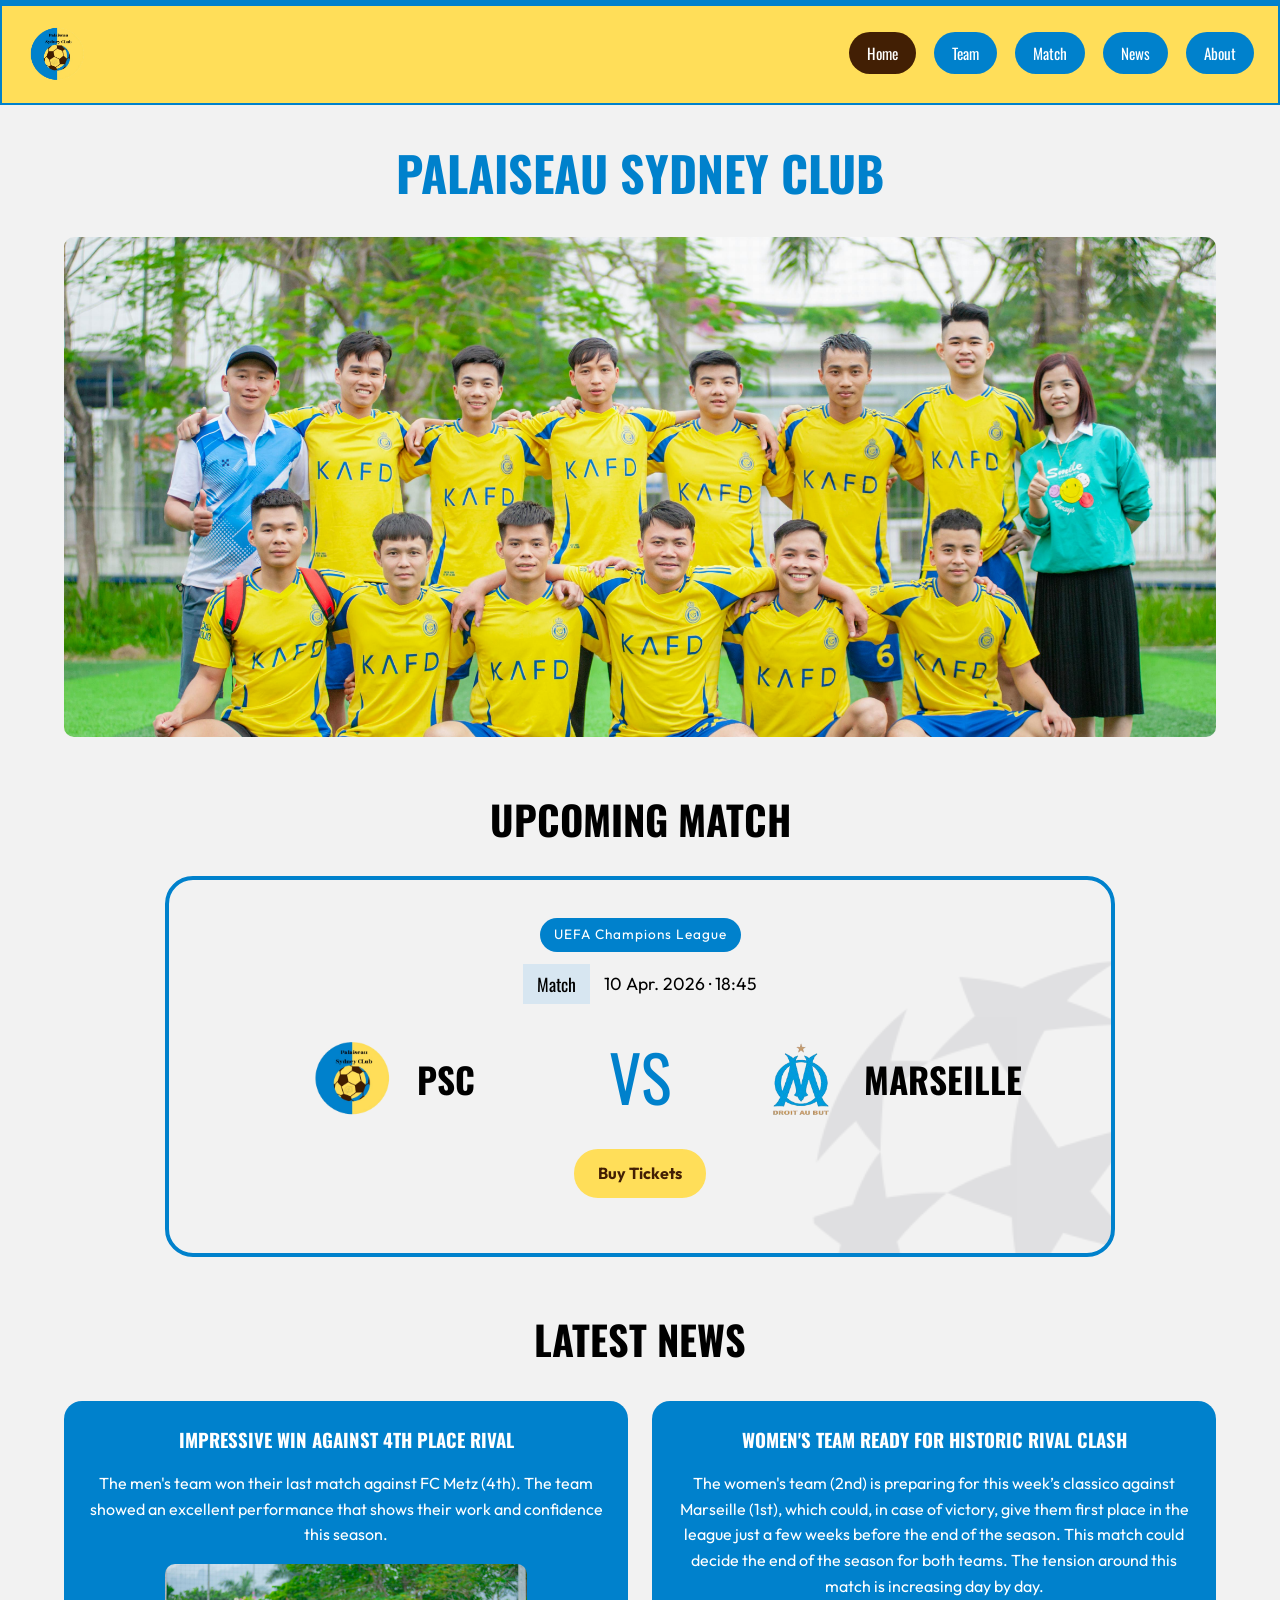
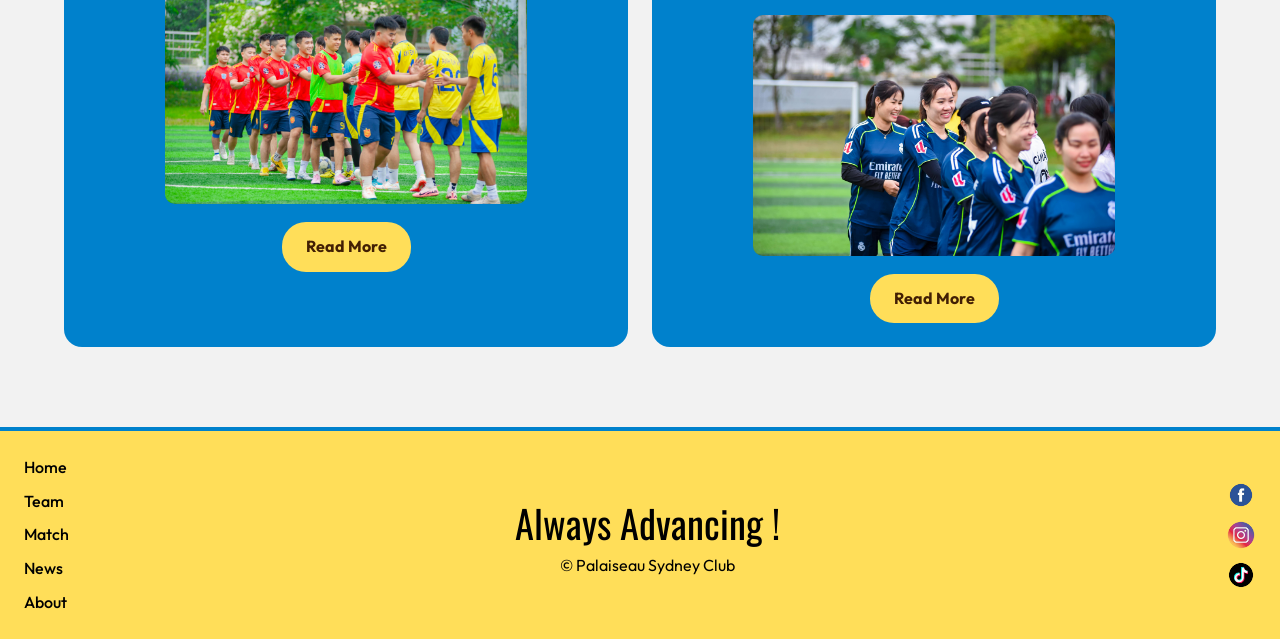
<file: index.html>
<!-- Only Home, Team, Women's Team, and About pages are functional --><!DOCTYPE html>
<html lang="en">
<head>
  <meta charset="UTF-8">
  <meta name="viewport" content="width=device-width, initial-scale=1.0">
  <title>Palaiseau Sydney Club | Home</title>
  <link rel="preconnect" href="https://fonts.googleapis.com">
  <link rel="preconnect" href="https://fonts.gstatic.com" crossorigin>
  <link href="https://fonts.googleapis.com/css2?family=Oswald:wght@400;500;600;700&family=Outfit:wght@300;400;500;600&display=swap" rel="stylesheet">
  <link rel="stylesheet" href="style.css">
</head>
<body id="home-page">
  <header class="site-header">
    <nav class="top-bar">
      <a href="index.html">
        <img src="images/Home_page/logo.png" alt="Palaiseau Sydney Club logo" class="logo">
      </a>

      <ul class="desktop-nav">
        <li><a class="active" href="index.html">Home</a></li>
        <li class="dropdown">
          <a href="team.html">Team</a>
          <ul class="dropdown-menu">
            <li><a href="#" onclick="return false;">Men's Team</a></li>
            <li><a href="womens-team.html">Women's Team</a></li>
          </ul>
        </li>
        <li><a href="#" onclick="return false;">Match</a></li>
        <li><a href="#" onclick="return false;">News</a></li>
        <li><a href="about.html">About</a></li>
      </ul>
    </nav>
  </header>

  <main>
    <section class="page-title">
      <h1>Palaiseau Sydney Club</h1>
    </section>

    <div class="hero">
      <img src="images/Home_page/Hero_Home.jpg" alt="Palaiseau Sydney Club players preparing before a match">
    </div>

    <section class="match-section">
      <h2>Upcoming Match</h2>

      <div class="upcoming-card">
        <img src="images/Home_page/competition.png" alt="Champions League logo" class="competition-bg">
        <p class="match-competition">UEFA Champions League</p>
        <p class="match-meta">
          <span class="match-tag">Match</span>
          <span>10 Apr. 2026 · 18:45</span>
        </p>

        <div class="match-teams">
          <article class="match-team">
            <img src="images/Home_page/logo.png" alt="Palaiseau Sydney Club logo">
            <h3>PSC</h3>
          </article>

          <div class="match-vs">
            <span>VS</span>
          </div>

          <article class="match-team">
            <img src="images/Home_page/marseille_logo.png" alt="Marseille logo">
            <h3>Marseille</h3>
          </article>
        </div>

        <a href="#" class="ticket-button">Buy Tickets</a>
      </div>
    </section>

    <section class="news-section">
      <h2>Latest News</h2>

      <div class="news-grid">
        <article class="news-card">
          <h3>Impressive Win Against 4th Place Rival</h3>
          <p>
            The men's team won their last match against FC Metz (4th).
            The team showed an excellent performance that shows their work and confidence this season.
          </p>
          <img src="images/Home_page/news-1.jpg" alt="Players training together on the field">
          <a href="#" class="button">Read More</a>
        </article>

        <article class="news-card">
          <h3>Women's Team Ready for Historic Rival Clash</h3>
          <p>
            The women's team (2nd) is preparing for this week’s classico against Marseille (1st), which could, in case of victory, give them first place in the league just a few weeks before the end of the season.
            This match could decide the end of the season for both teams.
            The tension around this match is increasing day by day.
          </p>
          <img src="images/Home_page/news-2.jpg" alt="Team and supporters during a community event">
          <a href="#" class="button">Read More</a>
        </article>
      </div>
    </section>
  </main>

  <footer class="site-footer">
    <nav class="footer-links">
      <a href="index.html">Home</a>
      <a href="team.html">Team</a>
      <a href="#" onclick="return false;">Match</a>
      <a href="#" onclick="return false;">News</a>
      <a href="about.html">About</a>
    </nav>

    <div class="footer-slogan">
      <p>Always Advancing !</p>
      <p class="copyright">&copy; Palaiseau Sydney Club</p>
    </div>

    <nav class="social-media">
      <a href="#"><img src="images/Social_media/facebook.png" alt="Facebook"></a>
      <a href="#"><img src="images/Social_media/instagram.png" alt="Instagram"></a>
      <a href="#"><img src="images/Social_media/tiktok.png" alt="TikTok"></a>
    </nav>
  </footer>
</body>
</html>
</file>
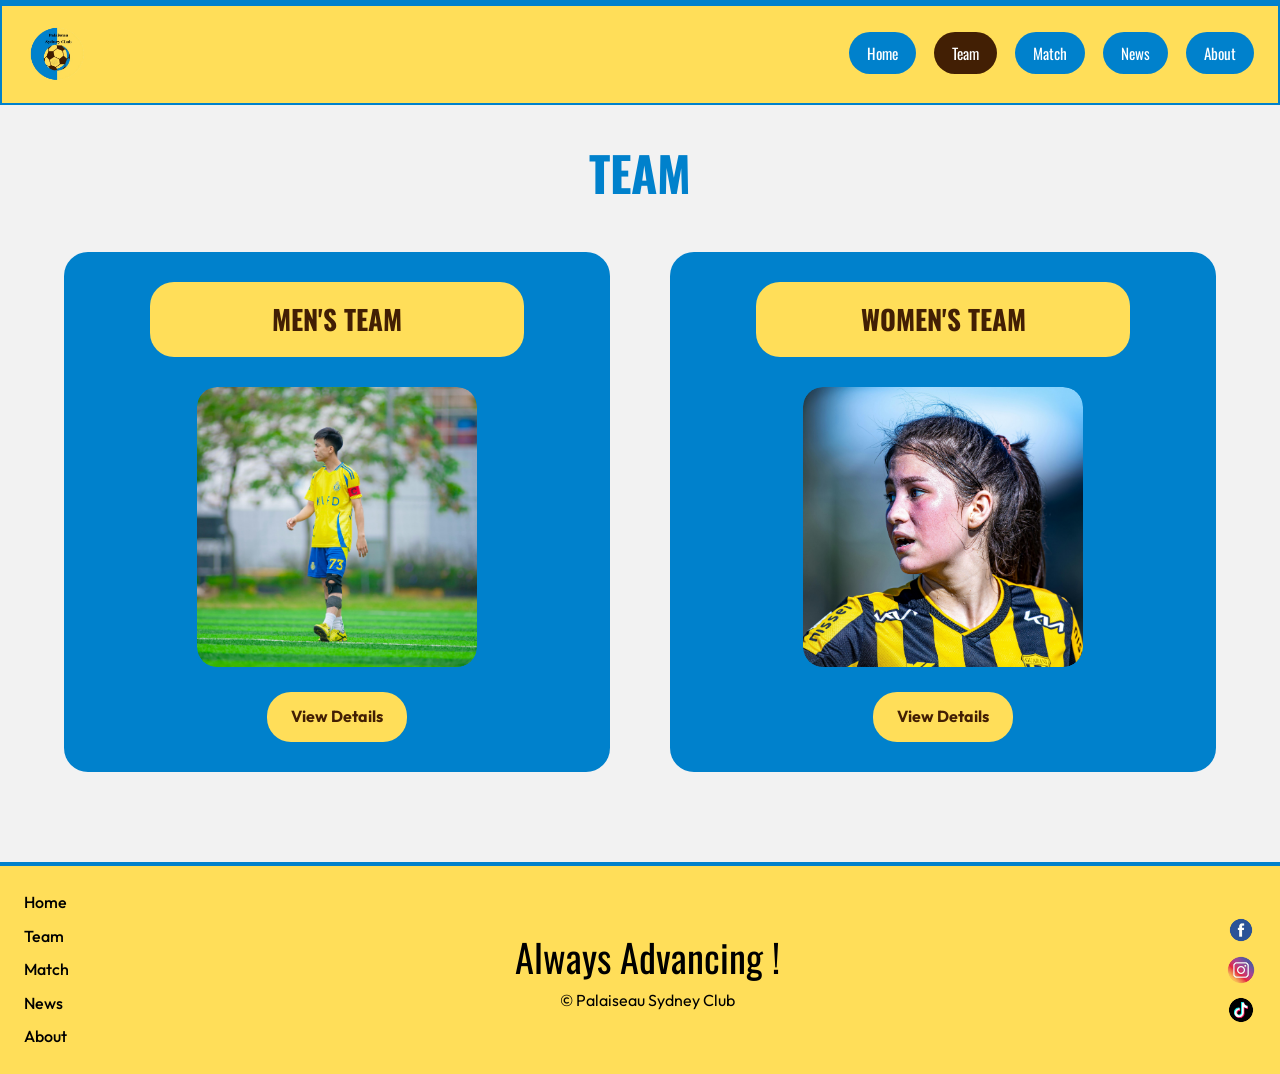
<file: team.html>
<!DOCTYPE html>
<html lang="en">
<head>
  <meta charset="UTF-8">
  <meta name="viewport" content="width=device-width, initial-scale=1.0">
  <title>Palaiseau Sydney Club | Team</title>
  <link rel="preconnect" href="https://fonts.googleapis.com">
  <link rel="preconnect" href="https://fonts.gstatic.com" crossorigin>
  <link href="https://fonts.googleapis.com/css2?family=Oswald:wght@400;500;600;700&family=Outfit:wght@300;400;500;600&display=swap" rel="stylesheet">
  <link rel="stylesheet" href="style.css">
</head>
<body id="team-page">
  <header class="site-header">
    <nav class="top-bar">
      <a href="index.html">
        <img src="images/Home_page/logo.png" alt="Palaiseau Sydney Club logo" class="logo">
      </a>

      <ul class="desktop-nav">
        <li><a href="index.html">Home</a></li>
        <li class="dropdown">
          <a class="active" href="team.html">Team</a>
          <ul class="dropdown-menu">
            <li><a href="#" onclick="return false;">Men's Team</a></li>
            <li><a href="womens-team.html">Women's Team</a></li>
          </ul>
        </li>
        <li><a href="#" onclick="return false;">Match</a></li>
        <li><a href="#" onclick="return false;">News</a></li>
        <li><a href="about.html">About</a></li>
      </ul>
    </nav>
  </header>

  <main>
    <section class="page-title">
      <h1>Team</h1>
    </section>

    <div class="team-selection">
      <div class="team-selection-card">
        <section class="team-selection-title">
          <h2>Men's Team</h2>
        </section>

        <div class="team-selection-image">
          <img src="images/Teams_page/captain_H.jpg" alt="Men's team captain">
        </div>

        <a href="#" onclick="return false;" class="team-selection-button">View Details</a>
      </div>

      <div class="team-selection-card">
        <section class="team-selection-title">
          <h2>Women's Team</h2>
        </section>

        <div class="team-selection-image">
          <img src="images/Teams_page/captain_F.jpg" alt="Women's team captain">
        </div>

        <a href="womens-team.html" class="team-selection-button">View Details</a>
      </div>
    </div>
  </main>

  <footer class="site-footer">
    <nav class="footer-links">
      <a href="index.html">Home</a>
      <a href="team.html">Team</a>
      <a href="#" onclick="return false;">Match</a>
      <a href="#" onclick="return false;">News</a>
      <a href="about.html">About</a>
    </nav>

    <div class="footer-slogan">
      <p>Always Advancing !</p>
      <p class="copyright">&copy; Palaiseau Sydney Club</p>
    </div>

    <nav class="social-media">
      <a href="#"><img src="images/Social_media/facebook.png" alt="Facebook"></a>
      <a href="#"><img src="images/Social_media/instagram.png" alt="Instagram"></a>
      <a href="#"><img src="images/Social_media/tiktok.png" alt="TikTok"></a>
    </nav>
  </footer>
</body>
</html>
</file>
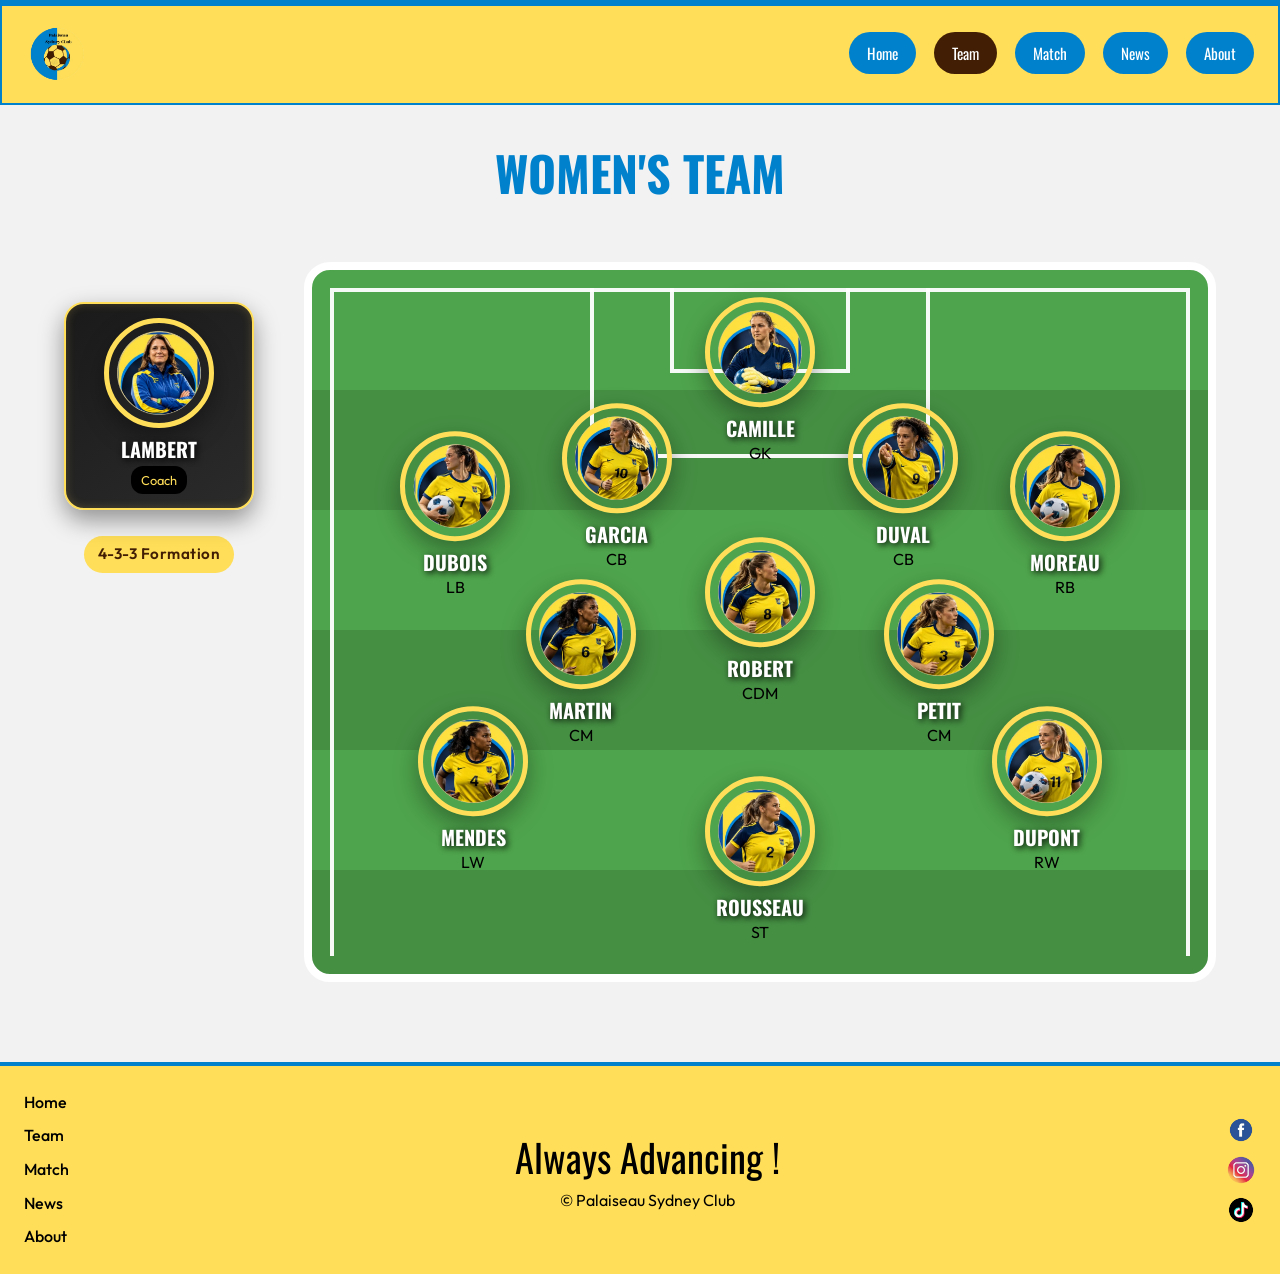
<file: womens-team.html>
<!DOCTYPE html>
<html lang="en">
<head>
  <meta charset="UTF-8">
  <meta name="viewport" content="width=device-width, initial-scale=1.0">
  <title>Palaiseau Sydney Club | Women's Team</title>
  <link rel="preconnect" href="https://fonts.googleapis.com">
  <link rel="preconnect" href="https://fonts.gstatic.com" crossorigin>
  <link href="https://fonts.googleapis.com/css2?family=Oswald:wght@400;500;600;700&family=Outfit:wght@300;400;500;600&display=swap" rel="stylesheet">
  <link rel="stylesheet" href="style.css">
</head>
<body id="womens-team-page">
  <header class="site-header">
    <nav class="top-bar">
      <a href="index.html">
        <img src="images/Home_page/logo.png" alt="Palaiseau Sydney Club logo" class="logo">
      </a>

      <ul class="desktop-nav">
        <li><a href="index.html">Home</a></li>
        <li class="dropdown">
          <a class="active" href="team.html">Team</a>
          <ul class="dropdown-menu">
            <li><a href="#" onclick="return false;">Men's Team</a></li>
            <li><a href="womens-team.html">Women's Team</a></li>
          </ul>
        </li>
        <li><a href="#" onclick="return false;">Match</a></li>
        <li><a href="#" onclick="return false;">News</a></li>
        <li><a href="about.html">About</a></li>
      </ul>
    </nav>
  </header>

  <main>
    <section class="page-title">
      <h1>Women's Team</h1>
    </section>

    <section class="formation-section">
      <div class="formation-pitch half-pitch">
        <div class="pitch-box-top"></div>
        <div class="pitch-small-box-top"></div>

        <article class="pitch-player goalkeeper" onclick="openCard('camille-card')">
          <img src="images/Women's_team_page/player1.png" alt="Camille">
          <h2>Camille</h2>
          <p>GK</p>
        </article>

        <article class="pitch-player left-back" onclick="openCard('dubois-card')">
          <img src="images/Women's_team_page/player2.png" alt="Dubois">
          <h2>Dubois</h2>
          <p>LB</p>
        </article>

        <article class="pitch-player centre-back-1" onclick="openCard('garcia-card')">
          <img src="images/Women's_team_page/player3.png" alt="Garcia">
          <h2>Garcia</h2>
          <p>CB</p>
        </article>

        <article class="pitch-player centre-back-2" onclick="openCard('duval-card')">
          <img src="images/Women's_team_page/player4.png" alt="Duval">
          <h2>Duval</h2>
          <p>CB</p>
        </article>

        <article class="pitch-player right-back" onclick="openCard('moreau-card')">
          <img src="images/Women's_team_page/player5.png" alt="Moreau">
          <h2>Moreau</h2>
          <p>RB</p>
        </article>

        <article class="pitch-player midfielder-1" onclick="openCard('robert-card')">
          <img src="images/Women's_team_page/player6.png" alt="Robert">
          <h2>Robert</h2>
          <p>CDM</p>
        </article>

        <article class="pitch-player midfielder-2" onclick="openCard('martin-card')">
          <img src="images/Women's_team_page/player7.png" alt="Martin">
          <h2>Martin</h2>
          <p>CM</p>
        </article>

        <article class="pitch-player midfielder-3" onclick="openCard('petit-card')">
          <img src="images/Women's_team_page/player8.png" alt="Petit">
          <h2>Petit</h2>
          <p>CM</p>
        </article>

        <article class="pitch-player left-wing" onclick="openCard('mendes-card')">
          <img src="images/Women's_team_page/player9.png" alt="Mendes">
          <h2>Mendes</h2>
          <p>LW</p>
        </article>

        <article class="pitch-player striker" onclick="openCard('rousseau-card')">
          <img src="images/Women's_team_page/player10.png" alt="Rousseau">
          <h2>Rousseau</h2>
          <p>ST</p>
        </article>

        <article class="pitch-player right-wing" onclick="openCard('dupont-card')">
          <img src="images/Women's_team_page/player11.png" alt="Dupont">
          <h2>Dupont</h2>
          <p>RW</p>
        </article>
      </div>

      <div class="coach-container">
        <div class="pitch-player coach">
          <img src="images/Women's_team_page/coach.png" alt="Coach Lambert">
          <h2>Lambert</h2>
          <p>Coach</p>
        </div>

        <p class="formation-subtitle">4-3-3 Formation</p>
      </div>
    </section>

    <div class="card-overlay" id="card-overlay" onclick="closeAllCards()"></div>

    <div class="player-cards-container">
      <article class="fut-card" id="camille-card">
        <button class="close-card" onclick="closeCard('camille-card')">×</button>
        <p class="card-position">GK</p>
        <img src="images/Women's_team_page/player1.png" alt="Camille" class="fut-player-img">
        <h3>Camille</h3>
        <p>Nationality: 🇫🇷 France</p>
        <p>Age: 27</p>
        <p>The Cat, on her line one of the best goalkeepers with excellent game vision.</p>
      </article>

      <article class="fut-card" id="dubois-card">
        <button class="close-card" onclick="closeCard('dubois-card')">×</button>
        <p class="card-position">LB</p>
        <img src="images/Women's_team_page/player2.png" alt="Dubois" class="fut-player-img">
        <h3>Dubois</h3>
        <p>Nationality: 🇫🇷 France</p>
        <p>Age: 25</p>
        <p>The Rocket, fast, technical, full of stamina, she never stops.</p>
      </article>

      <article class="fut-card" id="garcia-card">
        <button class="close-card" onclick="closeCard('garcia-card')">×</button>
        <p class="card-position">CB</p>
        <img src="images/Women's_team_page/player3.png" alt="Garcia" class="fut-player-img">
        <h3>Garcia</h3>
        <p>Nationality: 🇪🇸 Spain</p>
        <p>Age: 28</p>
        <p>The Pillar, excellent vision of the game with outstanding anticipation.</p>
      </article>

      <article class="fut-card" id="duval-card">
        <button class="close-card" onclick="closeCard('duval-card')">×</button>
        <p class="card-position">CB</p>
        <img src="images/Women's_team_page/player4.png" alt="Duval" class="fut-player-img">
        <h3>Duval</h3>
        <p>Nationality: 🇫🇷 France</p>
        <p>Age: 26</p>
        <p>The Captain, strong, a true leader with an unbreakable defense.</p>
      </article>

      <article class="fut-card" id="moreau-card">
        <button class="close-card" onclick="closeCard('moreau-card')">×</button>
        <p class="card-position">RB</p>
        <img src="images/Women's_team_page/player5.png" alt="Moreau" class="fut-player-img">
        <h3>Moreau</h3>
        <p>Nationality: 🇫🇷 France</p>
        <p>Age: 24</p>
        <p>The Jet of the team, versatile both offensively and defensively.</p>
      </article>

      <article class="fut-card" id="robert-card">
        <button class="close-card" onclick="closeCard('robert-card')">×</button>
        <p class="card-position">CDM</p>
        <img src="images/Women's_team_page/player6.png" alt="Robert" class="fut-player-img">
        <h3>Robert</h3>
        <p>Nationality: 🇫🇷 France</p>
        <p>Age: 27</p>
        <p>El Maestro, the conductor, elegance, control, and precision.</p>
      </article>

      <article class="fut-card" id="martin-card">
        <button class="close-card" onclick="closeCard('martin-card')">×</button>
        <p class="card-position">CM</p>
        <img src="images/Women's_team_page/player7.png" alt="Martin" class="fut-player-img">
        <h3>Martin</h3>
        <p>Nationality: 🇩🇪 Germany</p>
        <p>Age: 25</p>
        <p>The Leonardo da Vinci, creative and highly technical.</p>
      </article>

      <article class="fut-card" id="petit-card">
        <button class="close-card" onclick="closeCard('petit-card')">×</button>
        <p class="card-position">CM</p>
        <img src="images/Women's_team_page/player8.png" alt="Petit" class="fut-player-img">
        <h3>Petit</h3>
        <p>Nationality: 🇫🇷 France</p>
        <p>Age: 24</p>
        <p>The Tireless, a box-to-box midfielder with a very high work rate.</p>
      </article>

      <article class="fut-card" id="mendes-card">
        <button class="close-card" onclick="closeCard('mendes-card')">×</button>
        <p class="card-position">LW</p>
        <img src="images/Women's_team_page/player9.png" alt="Mendes" class="fut-player-img">
        <h3>Mendes</h3>
        <p>Nationality: 🇧🇷 Brazil</p>
        <p>Age: 24</p>
        <p>Joga Bonito at its peak, pure football and technical creativity.</p>
      </article>

      <article class="fut-card" id="rousseau-card">
        <button class="close-card" onclick="closeCard('rousseau-card')">×</button>
        <p class="card-position">ST</p>
        <img src="images/Women's_team_page/player10.png" alt="Rousseau" class="fut-player-img">
        <h3>Rousseau</h3>
        <p>Nationality: 🇫🇷 France</p>
        <p>Age: 26</p>
        <p>The Fox in the box, whether facing or with her back to goal, she scores.</p>
      </article>

      <article class="fut-card" id="dupont-card">
        <button class="close-card" onclick="closeCard('dupont-card')">×</button>
        <p class="card-position">RW</p>
        <img src="images/Women's_team_page/player11.png" alt="Dupont" class="fut-player-img">
        <h3>Dupont</h3>
        <p>Nationality: 🇺🇸 USA</p>
        <p>Age: 18</p>
        <p>Explosive youth, fast and impactful.</p>
      </article>
    </div>
  </main>

  <footer class="site-footer">
    <nav class="footer-links">
      <a href="index.html">Home</a>
      <a href="team.html">Team</a>
      <a href="#" onclick="return false;">Match</a>
      <a href="#" onclick="return false;">News</a>
      <a href="about.html">About</a>
    </nav>

    <div class="footer-slogan">
      <p>Always Advancing !</p>
      <p>&copy; Palaiseau Sydney Club</p>
    </div>

    <nav class="social-media">
      <a href="#"><img src="images/Social_media/facebook.png" alt="Facebook"></a>
      <a href="#"><img src="images/Social_media/instagram.png" alt="Instagram"></a>
      <a href="#"><img src="images/Social_media/tiktok.png" alt="TikTok"></a>
    </nav>
  </footer>

  <script>
    function openCard(cardId) {
      const allCards = document.querySelectorAll(".fut-card");
      allCards.forEach(card => card.classList.remove("show"));
      document.getElementById("card-overlay").classList.add("show-overlay");
      document.getElementById(cardId).classList.add("show");
    }

    function closeCard(cardId) {
      document.getElementById(cardId).classList.remove("show");
      document.getElementById("card-overlay").classList.remove("show-overlay");
    }

    function closeAllCards() {
      const allCards = document.querySelectorAll(".fut-card");
      allCards.forEach(card => card.classList.remove("show"));
      document.getElementById("card-overlay").classList.remove("show-overlay");
    }
  </script>
</body>
</html>
</file>
<file: style.css>
/* ===== RESET ===== */
* {
  box-sizing: border-box;
  margin: 0;
  padding: 0;
}

body {
  background-color: #f2f2f2;
  color: #000000;
  font-family: "Outfit", sans-serif;
  line-height: 1.6;
}

img {
  width: 100%;
  display: block;
  border-radius: 10px;
}

a {
  text-decoration: none;
}

ul {
  list-style: none;
}

h1,
h2,
h3 {
  font-family: "Oswald", sans-serif;
  text-transform: uppercase;
}

main {
  width: 90%;
  max-width: 1200px;
  margin: 0 auto;
  padding: 30px 0;
}

/* ===== HEADER ===== */
.site-header {
  border-top: 4px solid #0081cc;
  position: relative;
  z-index: 1000;
}

.top-bar {
  background-color: #ffde59;
  border: 2px solid #0081cc;
  display: flex;
  justify-content: space-between;
  align-items: center;
  padding: 16px 24px;
  position: relative;
  z-index: 1100;
}

.logo {
  width: 65px;
  height: 65px;
  object-fit: contain;
}

.desktop-nav {
  display: flex;
  gap: 18px;
  align-items: center;
}

.desktop-nav > li > a {
  font-family: "Oswald", sans-serif;
  background-color: #0081cc;
  color: #ffffff;
  padding: 10px 18px;
  border-radius: 22px;
  font-size: 0.95rem;
}

.desktop-nav > li > a:hover,
.desktop-nav > li > a.active {
  background-color: #421f04;
}

/* Dropdown */
.dropdown {
  position: relative;
  z-index: 1200;
}

.dropdown-menu {
  display: none;
  position: absolute;
  top: calc(100% + 8px);
  left: 50%;
  transform: translateX(-50%);
  background-color: #ffffff;
  list-style: none;
  padding: 10px 0;
  margin: 0;
  min-width: 180px;
  border: 2px solid #0081cc;
  border-radius: 12px;
  box-shadow: 0 5px 10px rgba(0, 0, 0, 0.1);
  z-index: 1300;
}

.dropdown-menu li {
  padding: 0;
}

.dropdown:hover .dropdown-menu,
.dropdown-menu:hover {
  display: block;
}

/* Dropdown hover */
.dropdown-menu li a {
  display: block;
  width: 100%;
  padding: 14px 20px;
  color: #421f04;
  font-weight: 500;
  background-color: #f2f2f2;
  transition: all 0.2s ease;
}

.dropdown-menu li a:hover {
  width: 92%;
  background-color: #ffde59;
  color: #000;
  transform: translateX(5px);
}

/* ===== PAGE TITLE ===== */
.page-title {
  text-align: center;
  margin-bottom: 25px;
}

/* Page-specific titles */
#home-page .page-title h1,
#team-page .page-title h1,
#womens-team-page .page-title h1,
#about-page .page-title h1 {
  color: #0081cc;
}

.page-title h1 {
  font-size: 3rem;
}

/* ===== HERO ===== */

.hero {
  margin-bottom: 40px;
}

.hero img {
  max-height: 500px;
  object-fit: cover;
}

/* ===== BUTTONS ===== */
.button,
.ticket-button,
.team-selection-button {
  display: inline-block;
  background-color: #ffde59;
  color: #421f04;
  padding: 12px 24px;
  border-radius: 24px;
  font-weight: 700;
}

.button:hover,
.ticket-button:hover,
.team-selection-button:hover {
  background-color: #421f04;
  color: #ffffff;
}

/* ===== HOME: UPCOMING MATCH ===== */
.match-section {
  text-align: center;
  margin: 50px 0;
}

.match-section h2 {
  font-size: 2.5rem;
  margin-bottom: 25px;
}

.match-competition {
  display: inline-block;
  background-color: #0081cc;
  color: #ffffff;
  padding: 6px 14px;
  border-radius: 20px;
  font-size: 0.85rem;
  letter-spacing: 1px;
  margin-bottom: 12px;
}

.upcoming-card {
  position: relative;
  max-width: 950px;
  margin: 0 auto;
  padding: 38px 35px 55px;
  border: 4px solid #0081cc;
  border-radius: 28px;
  background-color: #f2f2f2;
  overflow: hidden;
}

.competition-bg {
  position: absolute;
  right: -200px;
  bottom: -200px;
  width: 500px;
  opacity: 0.08;
  z-index: 1;
  pointer-events: none;
}

.match-meta,
.match-teams,
.ticket-button {
  position: relative;
  z-index: 2;
}

.match-meta {
  display: flex;
  justify-content: center;
  gap: 14px;
  align-items: center;
  margin-bottom: 30px;
  font-size: 1.1rem;
}

.match-tag {
  background-color: #d7e6f1;
  padding: 6px 14px;
  font-family: "Oswald", sans-serif;
}

.match-teams {
  display: grid;
  grid-template-columns: 1fr auto 1fr;
  align-items: center;
  gap: 30px;
  margin-bottom: 25px;
}

.match-team {
  display: flex;
  align-items: center;
  justify-content: center;
  gap: 18px;
}

.match-team img {
  width: 90px;
  height: 90px;
  object-fit: contain;
  border-radius: 0;
}

.match-team h3 {
  font-size: 2.2rem;
}

.match-vs span {
  font-family: "Oswald", sans-serif;
  font-size: 4rem;
  color: #0081cc;
  line-height: 1;
}

/* ===== NEWS ===== */
.news-section {
  margin-bottom: 50px;
}

.news-section h2 {
  text-align: center;
  font-size: 2.5rem;
  margin-bottom: 30px;
}

.news-grid {
  display: grid;
  grid-template-columns: 1fr 1fr;
  gap: 24px;
}

.news-card {
  background-color: #0081cc;
  color: #ffffff;
  padding: 24px;
  border-radius: 18px;
  text-align: center;
  transition: transform 0.3s ease, box-shadow 0.3s ease;
}

.news-card:hover {
  transform: translateY(-10px);
  box-shadow: 0 15px 30px rgba(0, 0, 0, 0.2);
}

.news-card h3 {
  margin-bottom: 16px;
}

.news-card p {
  margin-bottom: 16px;
}

.news-card img {
  width: 70%;
  margin: 14px auto 18px;
  transition: transform 0.4s ease;
}

.news-card:hover img {
  transform: scale(1.05);
}

.news-card .button {
  transition: background 0.3s ease, color 0.3s ease;
}

.news-card:hover .button {
  background-color: #421f04;
  color: #ffffff;
}

/* ===== TEAM PAGE ===== */
.team-selection {
  display: grid;
  grid-template-columns: 1fr 1fr;
  gap: 60px;
  margin: 40px 0 60px;
}

.team-selection-card {
  background-color: #0081cc;
  padding: 30px 24px;
  text-align: center;
  border-radius: 24px;
}

.team-selection-title {
  width: 75%;
  margin: 0 auto 30px;
  padding: 16px;
  background-color: #ffde59;
  color: #421f04;
  border-radius: 24px;
}

.team-selection-title h2 {
  margin: 0;
  font-size: 1.7rem;
}

.team-selection-image {
  width: 280px;
  height: 280px;
  margin: 0 auto 25px;
  overflow: hidden;
  border-radius: 20px;
}

.team-selection-image img {
  width: 100%;
  height: 100%;
  object-fit: cover;
  border-radius: 20px;
}

/* ===== WOMEN'S TEAM ===== */
.coach {
  background: rgba(255, 222, 89, 0.15);
  padding: 10px;
  border-radius: 12px;
}

.coach img {
  border: 4px solid #000000;
  background: #ffde59;
  box-shadow: 0 0 15px #ffde59;
}

.coach h3 {
  font-size: 1.1rem;
  color: #000;
}

.coach p {
  background-color: #000;
  color: #ffde59;
  padding: 4px 10px;
  border-radius: 12px;
  font-size: 0.8rem;
  margin-top: 4px;
}

.tag {
  display: inline-block;
  background-color: #0081cc;
  color: #ffffff;
  padding: 6px 12px;
  border-radius: 12px;
}

.formation-section {
  margin: 50px 0;
  display: flex;
  flex-direction: row-reverse;
  justify-content: center;
  align-items: flex-start;
  gap: 50px;
}

.formation-section h2 {
  font-size: 2.3rem;
  margin-bottom: 30px;
}

.formation-subtitle {
  display: inline-block;
  margin-top: 10px;
  margin-bottom: 0;
  padding: 6px 14px;
  background-color: #ffde59;
  color: #421f04;
  border-radius: 20px;
  font-weight: 600;
  font-size: 0.95rem;
  letter-spacing: 0.5px;
}

.formation-pitch {
  position: relative;
  width: 100%;
  max-width: 1080px;
  height: 720px;
  border: 8px solid #ffffff;
  border-radius: 26px;
  overflow: hidden;
  background:
    repeating-linear-gradient(
      to bottom,
      #4ea44c 0px,
      #4ea44c 120px,
      #458f43 120px,
      #458f43 240px
    );
  z-index: 1;
}

.half-pitch::before {
  content: "";
  position: absolute;
  inset: 18px;
  border: 4px solid rgba(255, 255, 255, 0.95);
  border-bottom: none;
  z-index: 1;
}

.pitch-box-top {
  position: absolute;
  top: 18px;
  left: 50%;
  width: 340px;
  height: 170px;
  transform: translateX(-50%);
  border: 4px solid rgba(255, 255, 255, 0.95);
  border-top: none;
  z-index: 1;
}

.pitch-small-box-top {
  position: absolute;
  top: 18px;
  left: 50%;
  width: 180px;
  height: 85px;
  transform: translateX(-50%);
  border: 4px solid rgba(255, 255, 255, 0.95);
  border-top: none;
  z-index: 1;
}

.pitch-player {
  position: absolute;
  width: 150px;
  transform: translate(-50%, -50%);
  text-align: center;
  cursor: pointer;
  z-index: 2;
  transition: transform 0.3s ease;
  display: flex;
  flex-direction: column;
  align-items: center;
}

.pitch-player:hover {
  transform: translate(-50%, -50%) scale(1.08);
}

.pitch-player.coach {
  position: static;
  width: 190px;
  transform: none;
  background: linear-gradient(145deg, #1a1a1a, #2b2b2b);
  border: 2px solid #ffde59;
  border-radius: 20px;
  padding: 14px;
  text-align: center;
  box-shadow:
    0 10px 25px rgba(0, 0, 0, 0.4),
    inset 0 0 10px rgba(255, 222, 89, 0.2);
  transition: transform 0.3s ease, box-shadow 0.3s ease;
  z-index: 3;
}

.pitch-player.coach:hover {
  transform: scale(1.05);
  box-shadow:
    0 20px 40px rgba(0, 0, 0, 0.6),
    0 0 15px rgba(255, 222, 89, 0.5);
}

.pitch-player img {
  width: 110px;
  height: 110px;
  border-radius: 50%;
  border: 5px solid #ffde59;
  object-fit: cover;
  background: transparent;
  box-shadow: 0 10px 25px rgba(0, 0, 0, 0.35);
}

.pitch-player h2,
.pitch-player h3 {
  color: #ffffff;
  font-size: 1.25rem;
  margin-top: 10px;
  margin-bottom: 2px;
  text-align: center;
  line-height: 1.1;
  text-shadow: 2px 2px 6px rgba(0, 0, 0, 0.9);
}

/* Player positions */
.goalkeeper { top: 16%; left: 50%; }

.left-back { top: 35%; left: 16%; }
.centre-back-1 { top: 31%; left: 34%; }
.centre-back-2 { top: 31%; left: 66%; }
.right-back { top: 35%; left: 84%; }

.midfielder-1 { top: 50%; left: 50%; }
.midfielder-2 { top: 56%; left: 30%; }
.midfielder-3 { top: 56%; left: 70%; }

.left-wing { top: 74%; left: 18%; }
.striker { top: 84%; left: 50%; }
.right-wing { top: 74%; left: 82%; }

/* ===== FUT CARD ===== */
.card-overlay {
  position: fixed;
  inset: 0;
  background: rgba(0, 0, 0, 0.45);
  opacity: 0;
  pointer-events: none;
  transition: opacity 0.35s ease;
  z-index: 2999;
}

.card-overlay.show-overlay {
  opacity: 1;
  pointer-events: auto;
}

.fut-card {
  position: fixed;
  top: 40%;
  left: 50%;
  width: 320px;
  min-height: 460px;
  padding: 24px 20px 20px;
  text-align: center;
  z-index: 3000;
  background: linear-gradient(160deg, #ffde59, #d8b63f);
  border: 5px solid #5a2500;
  border-radius: 24px;
  box-shadow: 0 30px 50px rgba(0, 0, 0, 0.4);
  opacity: 0;
  pointer-events: none;
  transform: translate(-50%, -50%) scale(0.9);
  transition: transform 0.8s ease, opacity 0.45s ease;
  isolation: isolate;
}

.fut-card.show {
  opacity: 1;
  pointer-events: auto;
  transform: translate(-50%, -50%) scale(1);
}

.fut-card::before {
  content: "";
  position: absolute;
  top: 14px;
  left: 14px;
  right: 14px;
  height: 90px;
  border-radius: 18px;
  background: linear-gradient(
    to bottom,
    rgba(255, 255, 255, 0.35),
    rgba(255, 255, 255, 0)
  );
  pointer-events: none;
}

.fut-card::after {
  content: "";
  position: absolute;
  inset: 0;
  border-radius: 24px;
  box-shadow: inset -18px 0 30px rgba(0, 0, 0, 0.12);
  pointer-events: none;
}

.fut-card::before,
.fut-card::after {
  pointer-events: none;
}

.fut-card.show:hover {
  transform: translate(-50%, -50%) scale(1.05);
}

.fut-player-img {
  width: 150px;
  height: 150px;
  object-fit: cover;
  border-radius: 50%;
  border: 6px solid #ffde59;
  display: block;
  margin: 20px auto 18px;
  background: transparent;
}

.card-position {
  position: absolute;
  top: 55px;
  left: 22px;
  font-family: "Oswald", sans-serif;
  font-size: 1.1rem;
  color: #5a2500;
}

.fut-card h3 {
  font-size: 2rem;
  color: #5a2500;
  margin-bottom: 14px;
}

.fut-card p {
  font-size: 1rem;
  color: #3b1a05;
  margin-bottom: 10px;
}

.close-card {
  position: absolute;
  top: 12px;
  right: 12px;

  width: 42px;
  height: 42px;

  border: none;
  background: rgba(0, 0, 0, 0.15);
  border-radius: 50%;

  font-size: 20px;
  font-weight: bold;
  color: #5a2500;

  display: flex;
  align-items: center;
  justify-content: center;

  cursor: pointer;
  pointer-events: auto;

  z-index: 9999;
}

.close-card:hover {
  background: rgba(0, 0, 0, 0.2);
  transform: scale(1.1);
}

/* ===== FOOTER ===== */
.site-footer {
  background-color: #ffde59;
  padding: 24px;
  display: flex;
  justify-content: space-between;
  align-items: center;
  border-top: 4px solid #0081cc;
}

.footer-links {
  display: flex;
  flex-direction: column;
  gap: 8px;
}

.footer-links a {
  color: #000000;
  font-weight: 500;
}

.footer-slogan {
  text-align: center;
}

.footer-slogan p:first-child {
  font-size: 2.4rem;
  font-family: "Oswald", sans-serif;
}

.social-media {
  display: flex;
  flex-direction: column;
  align-items: flex-end;
  gap: 10px;
}

.social-media img {
  width: 30px;
  transition: transform 0.3s ease, opacity 0.3s ease;
}

/* ===== ABOUT PAGE ===== */
.about-layout {
  display: grid;
  grid-template-columns: 2fr 1fr;
  gap: 30px;
  margin: 40px 0 30px;
  align-items: start;
}

.about-main-card,
.about-side-card,
.about-gallery-card,
.about-contact-card,
.about-reference-card {
  background-color: #ffffff;
  border: 4px solid #0081cc;
  border-radius: 24px;
  padding: 24px;
}

.about-main-card h2,
.about-side-card h2,
.about-gallery-card h2,
.about-contact-card h2,
.about-reference-card h2 {
  margin-bottom: 16px;
  color: #0081cc;
}

.about-main-card p,
.about-side-card p,
.about-contact-card p,
.about-reference-card p {
  margin-bottom: 12px;
}

.about-contact-card {
  width: 100%;
  max-width: 400px;
  margin: 0 auto;
  padding: 20px 24px;
  height: fit-content;
  align-self: start;
}

.about-bottom-grid {
  display: grid;
  grid-template-columns: 2fr 1fr;
  gap: 30px;
  margin-bottom: 50px;
  align-items: start;
}

.about-gallery-card img {
  width: 100%;
  max-height: 320px;
  object-fit: cover;
  border-radius: 16px;
}

.carousel {
  width: 100%;
  max-width: 500px;
  margin: 20px auto 0;
  overflow: hidden;
  border: 4px solid #0081cc;
  border-radius: 16px;
}

.carousel-track {
  display: grid;
  grid-template-columns: repeat(4, 100%);
  animation: gallerySlide 18s infinite;
}

.carousel-track img {
  width: 100%;
  height: 320px;
  object-fit: cover;
  border-radius: 0;
}

@keyframes gallerySlide {
  0%,
  20% {
    transform: translateX(0);
  }

  25%,
  45% {
    transform: translateX(-100%);
  }

  50%,
  70% {
    transform: translateX(-200%);
  }

  75%,
  95% {
    transform: translateX(-300%);
  }

  100% {
    transform: translateX(0);
  }
}

/* Coach layout */
.coach-container {
  width: 240px;
  display: flex;
  flex-direction: column;
  align-items: center;
  gap: 16px;
  padding-top: 40px;
}
</file>
